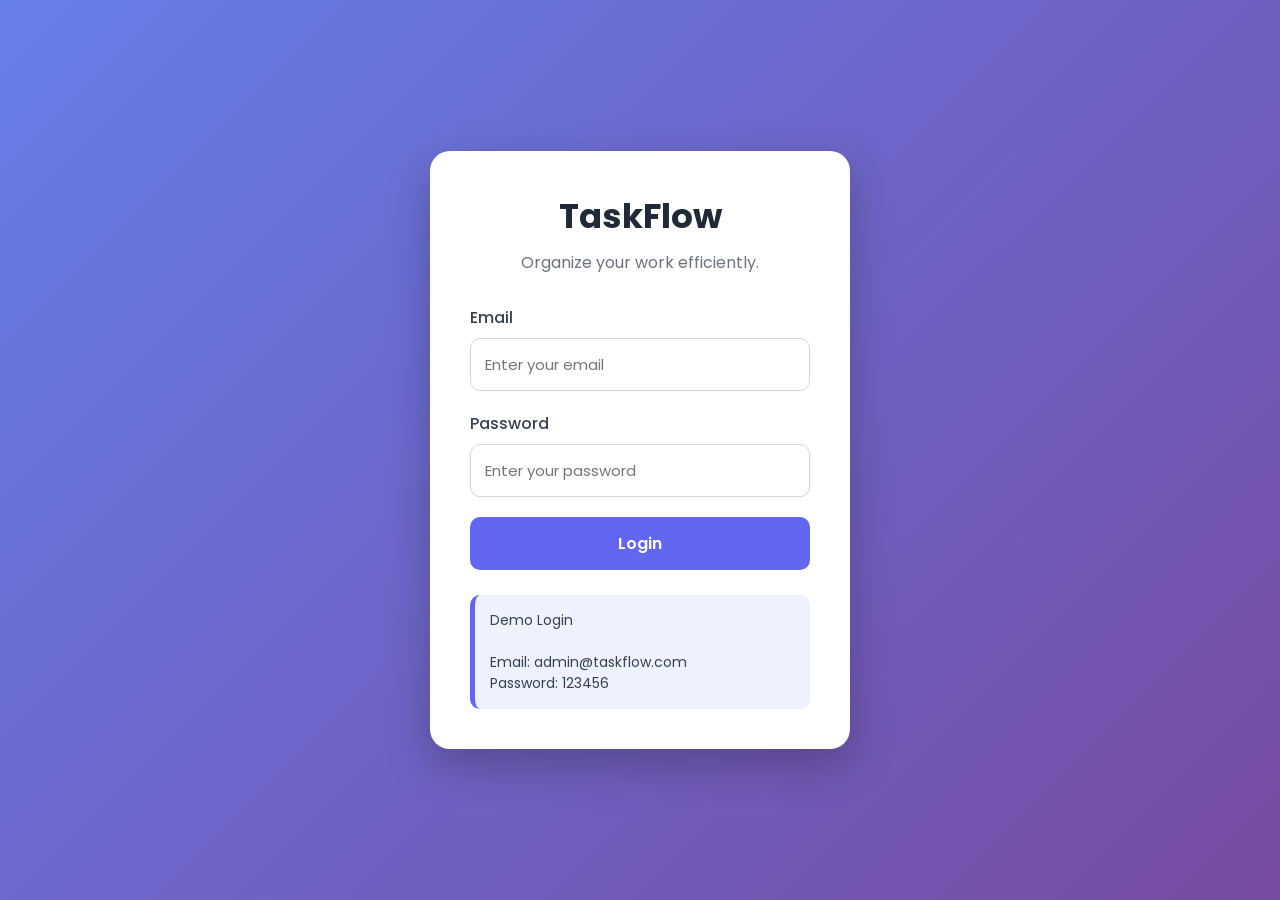
<file: index.html>
<!DOCTYPE html>
<html lang="en">
<head>

<meta charset="UTF-8">
<meta name="viewport" content="width=device-width, initial-scale=1.0">

<title>TaskFlow</title>

<script>

if(localStorage.getItem("loggedIn")=="true")
{
    window.location.href="dashboard.html";
}
else
{
    window.location.href="login.html";
}

</script>

</head>

<body>

</body>
</html>
</file>
<file: css/style.css>
@import url('https://fonts.googleapis.com/css2?family=Poppins:wght@300;400;500;600;700&display=swap');

*{
    margin:0;
    padding:0;
    box-sizing:border-box;
    font-family:'Poppins',sans-serif;
}

body{
    min-height:100vh;
    display:flex;
    justify-content:center;
    align-items:center;
    background:linear-gradient(135deg,#667eea,#764ba2);
}

/* Login Card */

.login-box{
    width:420px;
    background:#ffffff;
    padding:40px;
    border-radius:20px;
    box-shadow:0 15px 45px rgba(0,0,0,.25);
}

.login-box h1{
    text-align:center;
    color:#1f2937;
    margin-bottom:8px;
    font-size:34px;
}

.subtitle{
    text-align:center;
    color:#6b7280;
    margin-bottom:30px;
}

.input-group{
    margin-bottom:20px;
}

.input-group label{
    display:block;
    margin-bottom:8px;
    color:#374151;
    font-weight:500;
}

.input-group input{
    width:100%;
    padding:14px;
    border:1px solid #d1d5db;
    border-radius:10px;
    font-size:15px;
    transition:.3s;
}

.input-group input:focus{
    outline:none;
    border-color:#6366f1;
    box-shadow:0 0 0 4px rgba(99,102,241,.15);
}

button{
   
    width:100%;
    padding:14px;
    border:none;
    border-radius:10px;
    background:#6366f1;
    color:white;
    font-size:16px;
    font-weight:600;
    cursor:pointer;
    transition:.3s;
}


button:hover{
    background:#4f46e5;
    transform:translateY(-2px);
}

.demo{
    margin-top:25px;
    background:#eef2ff;
    padding:15px;
    border-radius:10px;
    border-left:5px solid #6366f1;
    color:#374151;
    font-size:14px;
}

/* Dashboard */

.dashboard{
    display:flex;
    width:100%;
    min-height:100vh;
}

.sidebar{
    width:250px;
    background:#1f2937;
    color:white;
    padding:30px;
}

.sidebar h2{
    margin-bottom:35px;
}

.sidebar ul{
    list-style:none;
}

.sidebar ul li{
    padding:15px 0;
    cursor:pointer;
    transition:.3s;
}

.sidebar ul li:hover,
.sidebar ul .active{
    color:#60a5fa;
}

.content{
    flex:1;
    padding:35px;
    background:#f3f4f6;
}

.topbar{
    display:flex;
    justify-content:space-between;
    align-items:center;
    margin-bottom:30px;
}

.cards{
    display:grid;
    grid-template-columns:repeat(auto-fit,minmax(220px,1fr));
    gap:20px;
    margin-bottom:30px;
}

.card{
    background:white;
    border-radius:16px;
    padding:25px;
    box-shadow:0 8px 25px rgba(0,0,0,.08);
}

.card h3{
    color:#6b7280;
    margin-bottom:10px;
}

.card p{
    font-size:34px;
    color:#4f46e5;
    font-weight:700;
}

.task-section{
    margin-top:10px;
    background:white;
    border-radius:16px;
    padding:25px;
    box-shadow:0 8px 25px rgba(0,0,0,.08);
}

@media(max-width:768px){

.dashboard{
    flex-direction:column;
}

.sidebar{
    width:100%;
}

.login-box{
    width:90%;
}

} 
/* =========================
   TASK MODAL
========================= */

.modal{

    display:none;

    position:fixed;

    top:0;

    left:0;

    width:100%;

    height:100%;

    background:rgba(0,0,0,.45);

    justify-content:center;

    align-items:center;

    z-index:1000;

}

.modal-content{

    width:430px;

    background:white;

    padding:30px;

    border-radius:18px;

    animation:popup .3s ease;

    box-shadow:0 20px 50px rgba(0,0,0,.25);

}

@keyframes popup{

from{

transform:scale(.8);

opacity:0;

}

to{

transform:scale(1);

opacity:1;

}

}

.modal-content h2{

margin-bottom:20px;

color:#1f2937;

}

.modal-content input,

.modal-content textarea,

.modal-content select{

width:100%;

padding:14px;

margin-bottom:18px;

border:1px solid #d1d5db;

border-radius:10px;

font-size:15px;

outline:none;

}

.modal-content textarea{

height:100px;

resize:none;

}

.modal-buttons{

display:flex;

gap:12px;

}

.modal-buttons button{

flex:1;

}

#closeModal{

background:#ef4444;

}

#closeModal:hover{

background:#dc2626;

}
#addTaskBtn{
    width:auto;
    padding:14px 28px;
}

#logoutBtn{
    width:100%;
}

#saveTask{
    width:100%;
}

#closeModal{
    width:100%;
}



#addTaskBtn{
    background:#6366f1;
    color:white;
    padding:14px 28px;
    border:none;
    border-radius:10px;
    font-weight:600;
}

#addTaskBtn:hover{
    background:#4f46e5;
}

#logoutBtn{
    width:100%;
    background:#ef4444;
    color:white;
    border:none;
    padding:14px;
    border-radius:10px;
    font-weight:600;
}

#logoutBtn:hover{
    background:#dc2626;
}

#saveTask,
#closeModal{
    width:100%;
}


/* ===========================
   TASK CARD
=========================== */

.task-card{

    background:#f8fafc;

    border-left:6px solid #6366f1;

    border-radius:14px;

    padding:18px;

    margin-top:18px;

    box-shadow:0 8px 20px rgba(0,0,0,.08);

    transition:.3s;

}

.task-card:hover{

    transform:translateY(-3px);

}

.task-card h3{

    color:#1f2937;

    margin-bottom:10px;

}

.task-card p{

    color:#6b7280;

    margin:6px 0;

}

.priority{

    display:inline-block;

    padding:6px 14px;

    border-radius:20px;

    color:white;

    font-size:13px;

    font-weight:600;

    margin-top:10px;

}

.priority.high{

    background:#ef4444;

}

.priority.medium{

    background:#f59e0b;

}

.priority.low{

    background:#22c55e;

}

.date{

    margin-top:10px;

    font-size:14px;

}
.task-header{

display:flex;

justify-content:space-between;

align-items:center;

margin-bottom:15px;

}

.task-footer{

display:flex;

justify-content:space-between;

align-items:center;

margin-top:18px;

}

.complete-btn{

background:#22c55e;

padding:8px 14px;

border:none;

border-radius:8px;

color:white;

cursor:pointer;

margin-right:8px;

}

.complete-btn:hover{

background:#16a34a;

}

.delete-btn{

background:#ef4444;

padding:8px 14px;

border:none;

border-radius:8px;

color:white;

cursor:pointer;

}

.delete-btn:hover{

background:#dc2626;

}
.completed{
    opacity:0.65;
    border-left:6px solid #22c55e !important;
}

.completed h3{
    text-decoration: line-through;
}
.task-header-bar{
    display:flex;
    justify-content:space-between;
    align-items:center;
    margin-bottom:20px;
}

.filters{
    display:flex;
    gap:10px;
}

.filter-btn{
    width:auto;
    padding:8px 18px;
    background:#e5e7eb;
    color:#374151;
    border:none;
    border-radius:20px;
    cursor:pointer;
    transition:.3s;
}

.filter-btn:hover{
    background:#6366f1;
    color:white;
}

.filter-btn.active{
    background:#6366f1;
    color:white;
}
/* ===============================
   Toast Notification
================================*/

.toast{

    position:fixed;

    top:30px;

    right:30px;

    background:#16a34a;

    color:white;

    padding:15px 24px;

    border-radius:12px;

    font-weight:600;

    box-shadow:0 12px 30px rgba(0,0,0,.2);

    transform:translateX(400px);

    transition:.4s;

    z-index:9999;

}

.toast.show{

    transform:translateX(0);

}
/* ==========================
   DARK MODE
========================== */

body.dark{
    background:#111827;
}

body.dark .content{
    background:#111827;
}

body.dark .card,
body.dark .task-card,
body.dark .task-header-bar,
body.dark .modal-content{
    background:#1f2937;
    color:white;
}

body.dark h1,
body.dark h2,
body.dark h3,
body.dark p,
body.dark span{
    color:white;
}

body.dark input,
body.dark textarea,
body.dark select{
    background:#374151;
    color:white;
    border:1px solid #4b5563;
}

body.dark input::placeholder,
body.dark textarea::placeholder{
    color:#d1d5db;
}

body.dark .filters button{
    background:#374151;
    color:white;
}

body.dark .filter-btn.active{
    background:#6366f1;
}

body.dark #themeBtn{
    background:#facc15;
    color:black;
}
body.dark .task-section{
    background:#1f2937;
    color:white;
}

body.dark .task-header-bar{
    background:#1f2937;
}

body.dark .task-card{
    background:#374151;
}
/* ==========================
   Progress Bar
========================== */

.progress-card{

    background:white;
    padding:20px;
    border-radius:15px;
    margin-bottom:35px;   /* was 25px */
    box-shadow:0 8px 20px rgba(0,0,0,.08);

}

.progress-header{

    display:flex;
    justify-content:space-between;
    align-items:center;
    margin-bottom:15px;

}

.progress{

    width:100%;
    height:12px;
    background:#e5e7eb;
    border-radius:20px;
    overflow:hidden;

}

#progressBar{

    width:0%;
    height:100%;
    background:linear-gradient(90deg,#6366f1,#2563eb);
    border-radius:20px;
    transition:.5s;

}

body.dark .progress-card{

    background:#1f2937;

}

body.dark .progress{

    background:#374151;

}
.topbar{
    display:flex;
    justify-content:space-between;
    align-items:center;
    margin-bottom:30px;
}

.topbar-right{
    display:flex;
    align-items:center;
    gap:15px;
}

#searchTask{
    width:280px;
    padding:12px 15px;
    border-radius:10px;
    border:1px solid #d1d5db;
}

#themeBtn{
    width:48px;
    height:48px;
    border:none;
    border-radius:10px;
    background:#6366f1;
    color:white;
    font-size:18px;
    cursor:pointer;
    transition:.3s;
}

#themeBtn:hover{
    background:#4f46e5;
}
#settingsModal .modal-content button{

    width:100%;

    margin-top:12px;

}
.category{

    margin-top:6px;
    font-size:14px;
    font-weight:500;
    color:#6366f1;

}

body.dark .category{

    color:#a5b4fc;

}
.due-date{
    font-weight:600;
}
/* Empty State */

.empty-state{

    text-align:center;

    padding:70px 20px;

    background:white;

    border-radius:16px;

    box-shadow:0 8px 25px rgba(0,0,0,.08);

}

.empty-icon{

    font-size:70px;

    margin-bottom:15px;

}

.empty-state h2{

    margin-bottom:10px;

    color:#1f2937;

}

.empty-state p{

    color:#6b7280;

}

body.dark .empty-state{

    background:#374151;

}

body.dark .empty-state h2,

body.dark .empty-state p{

    color:white;

}
.chart-card{

    background: var(--card);

    padding:25px;

    border-radius:20px;

    margin:30px 0;

    box-shadow:0 10px 30px rgba(0,0,0,.08);

}

.chart-card h3{

    margin-bottom:20px;

}

#taskChart{

    max-width:320px;

    margin:auto;

}
.task-actions{

    display:flex;
    gap:10px;
    align-items:center;

}

.edit-btn,
.complete-btn,
.delete-btn{

    width:45px;
    height:45px;

    padding:0;

    display:flex;
    justify-content:center;
    align-items:center;

    border:none;
    border-radius:10px;

    cursor:pointer;

    font-size:18px;

    transition:.3s;

}

.edit-btn{

    background:#6366f1;
    color:white;

}

.complete-btn{

    background:#22c55e;
    color:white;

}

.delete-btn{

    background:#ef4444;
    color:white;

}

.edit-btn:hover,
.complete-btn:hover,
.delete-btn:hover{

    transform:translateY(-3px);

}
.edit-btn:hover,
.complete-btn:hover,
.delete-btn:hover{

    transform:translateY(-3px);
    opacity:.9;

}
/* ===========================================
   RESPONSIVE DESIGN
=========================================== */

@media (max-width:1024px){

.dashboard{
    flex-direction:column;
}

.sidebar{
    width:100%;
    height:auto;
    position:relative;
}

.content{
    width:100%;
    margin-left:0;
    padding:20px;
}

.topbar{
    flex-direction:column;
    gap:20px;
    align-items:flex-start;
}

.topbar-right{
    width:100%;
    display:flex;
    flex-wrap:wrap;
    gap:10px;
}

#searchTask{
    flex:1;
    min-width:200px;
}

.cards{
    grid-template-columns:1fr;
}

.task-header-bar{
    flex-direction:column;
    align-items:flex-start;
    gap:15px;
}

.task-card{
    flex-direction:column;
}

.task-footer{
    flex-direction:column;
    align-items:flex-start;
    gap:15px;
}

.progress-card{
    padding:20px;
}

.chart-card{
    overflow-x:auto;
}

canvas{
    max-width:100%;
}

}


/* ===============================
   MOBILE
================================ */

@media (max-width:768px){

body{
    overflow-x:hidden;
}

.dashboard{
    flex-direction:column;
}

.sidebar{

    width:100%;

    position:relative;

    padding:20px;

}

.sidebar ul{

    display:flex;

    justify-content:space-around;

    flex-wrap:wrap;

    gap:10px;

}

.sidebar li{

    font-size:14px;

}

#logoutBtn{

    width:100%;

    margin-top:20px;

}

.content{

    width:100%;

    margin-left:0;

    padding:15px;

}

.topbar{

    flex-direction:column;

    align-items:flex-start;

    gap:15px;

}

.topbar h1{

    font-size:34px;

}

.topbar-right{

    width:100%;

    display:flex;

    flex-wrap:wrap;

    gap:10px;

}

#searchTask{

    width:100%;

}

#themeBtn,

#addTaskBtn{

    flex:1;

}

.cards{

    grid-template-columns:1fr;

}

.progress-card{

    padding:20px;

}

.chart-card{

    padding:20px;

}

.filters{

    width:100%;

    display:flex;

    justify-content:space-between;

}

.filter-btn{

    flex:1;

}

.task-card{

    padding:18px;

}

.task-header{

    flex-direction:column;

    align-items:flex-start;

    gap:10px;

}

.task-footer{

    flex-direction:column;

    align-items:flex-start;

}

.task-footer div{

    width:100%;

    display:flex;

    gap:10px;

}

.task-footer button{

    flex:1;

}

canvas{

    width:100%!important;

    height:auto!important;

}

}
</file>
